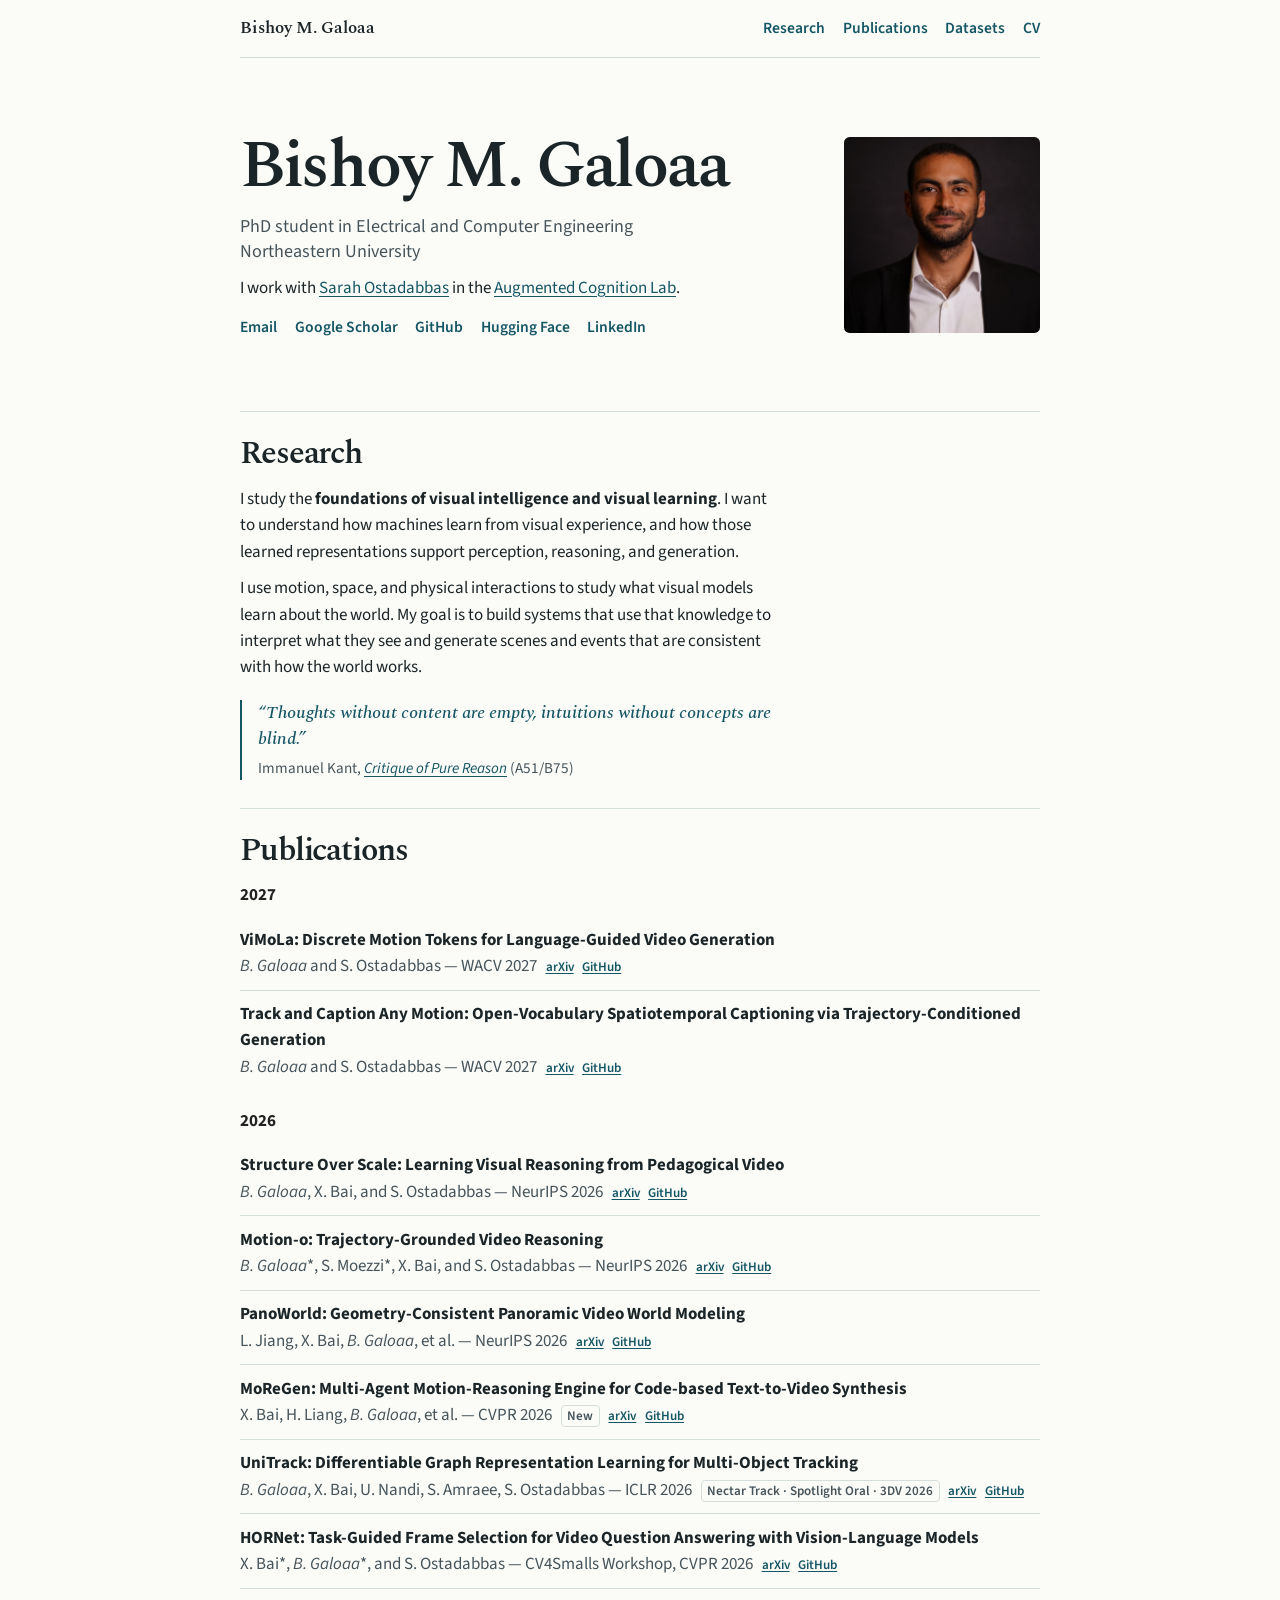
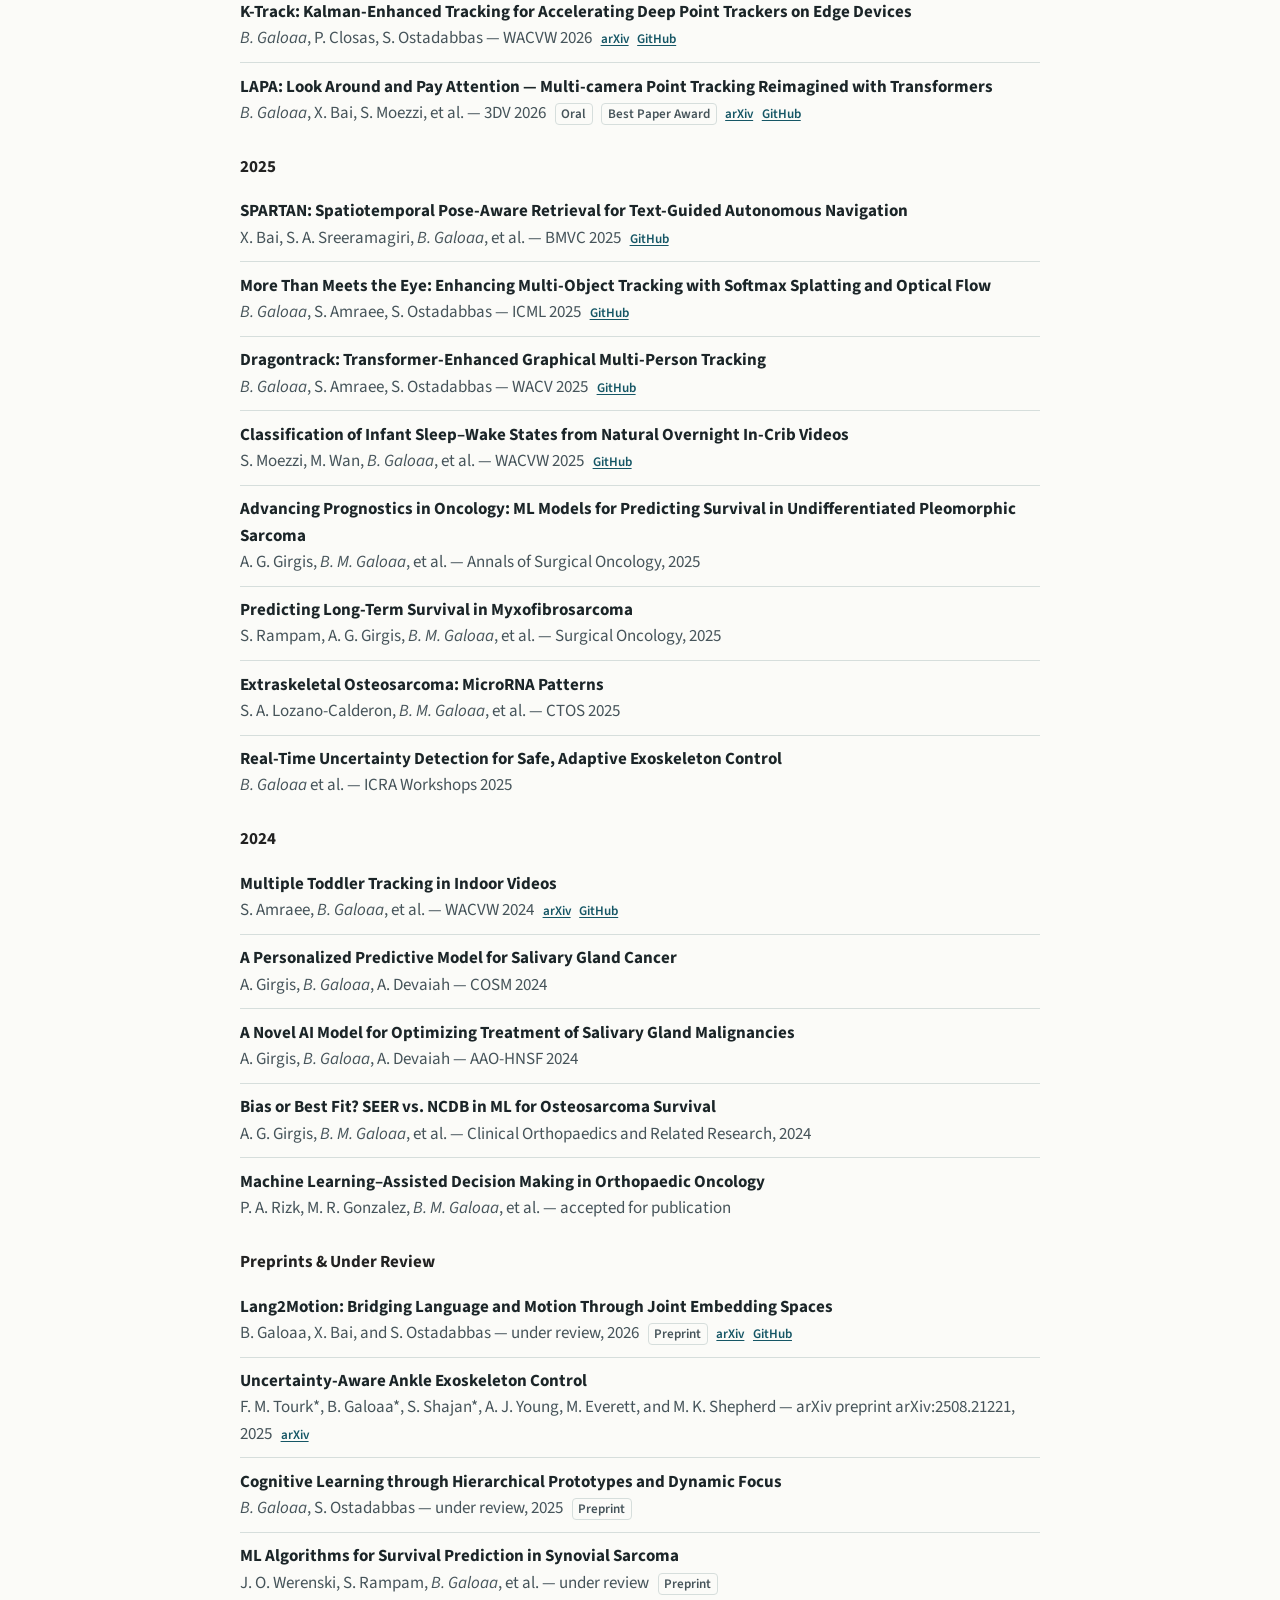
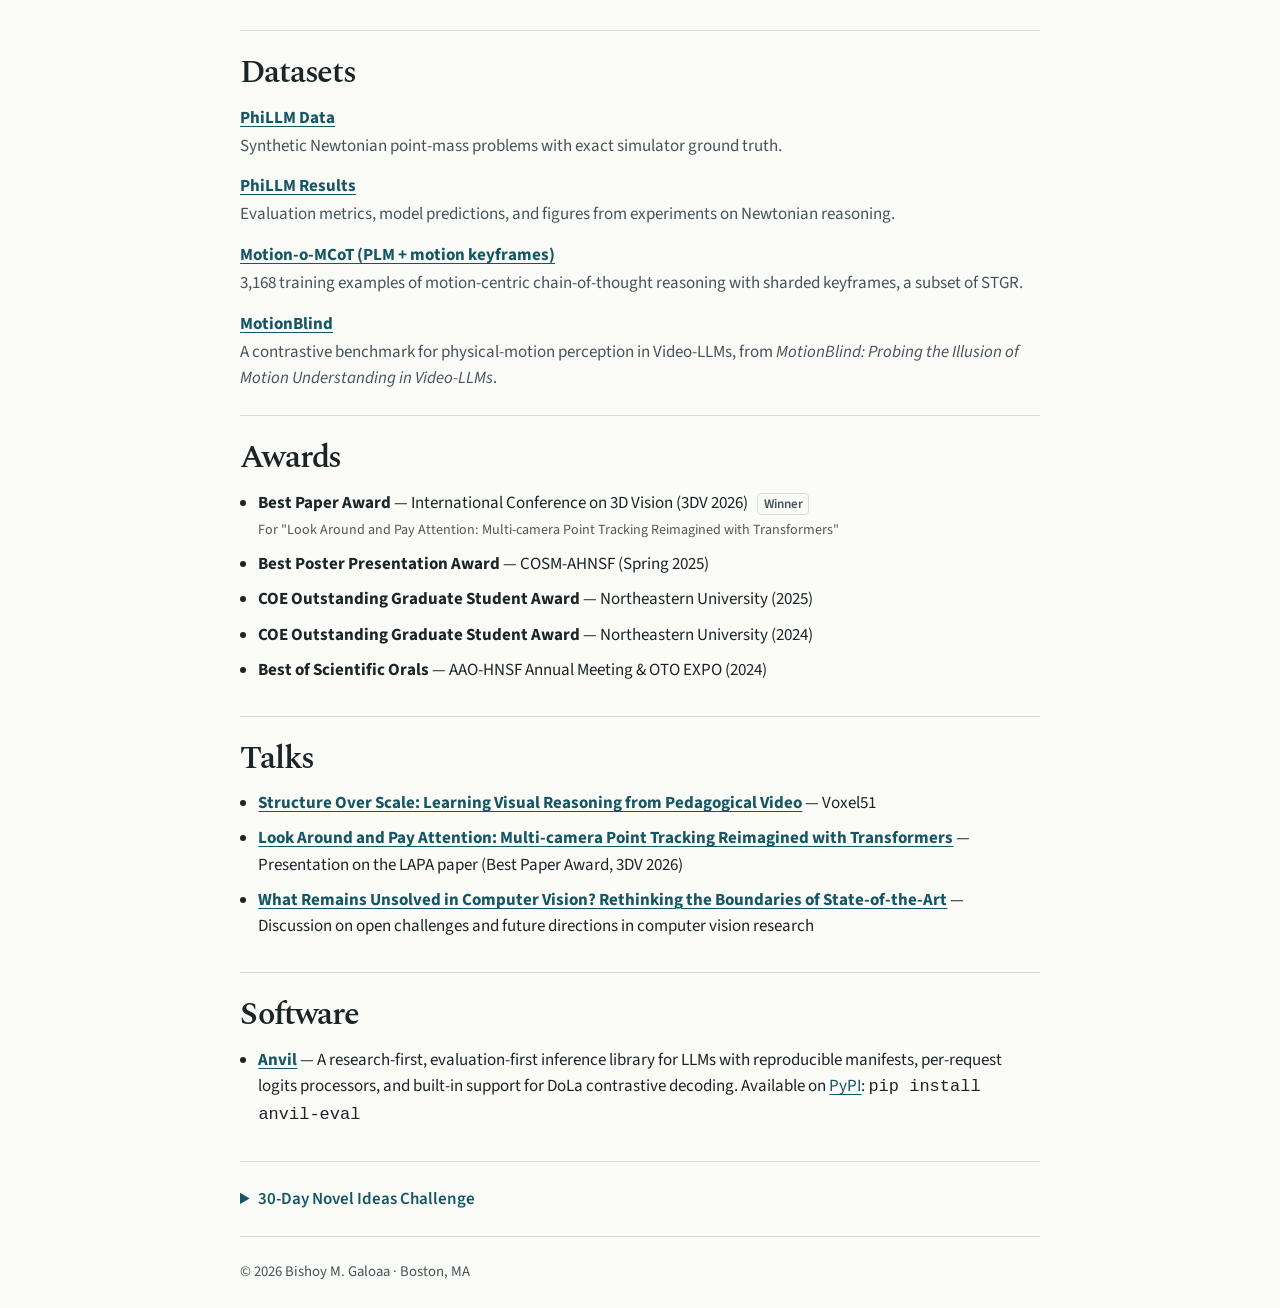
<file: index.html>
<!DOCTYPE html>
<html lang="en">
<head>
<meta charset="UTF-8">
<meta name="viewport" content="width=device-width, initial-scale=1.0">
<meta name="author" content="Bishoy M. Galoaa">
<meta name="description" content="Bishoy M. Galoaa, PhD student at Northeastern University researching the foundations of visual intelligence and visual learning.">
<title>Bishoy M. Galoaa | Visual Intelligence Research</title>
<link rel="preconnect" href="https://fonts.googleapis.com">
<link rel="preconnect" href="https://fonts.gstatic.com" crossorigin>
<link rel="stylesheet" href="https://fonts.googleapis.com/css2?family=Source+Sans+3:wght@400;500;600;700&amp;family=Spectral:ital,wght@0,500;0,600;1,500&amp;display=swap">
<link rel="stylesheet" href="style.css">
<!-- Google tag (gtag.js) --> 
<script async src="https://www.googletagmanager.com/gtag/js?id=G-4E8G468480"></script> 
<script> 
window.dataLayer = window.dataLayer || []; 
function gtag(){dataLayer.push(arguments);} 
gtag('js', new Date()); 
gtag('config', 'G-4E8G468480'); 
</script>
</head>
<body>
    <a class="skip-link" href="#main">Skip to content</a>
    <nav class="site-nav" aria-label="Main navigation">
        <a class="site-name" href="#top">Bishoy M. Galoaa</a>
        <div class="nav-links">
            <a href="#research">Research</a>
            <a href="#publications">Publications</a>
            <a href="#datasets">Datasets</a>
            <a href="resources/CV_Bishoy_Galoaa_2026.pdf">CV</a>
        </div>
    </nav>

<main id="main">
    <header class="hero" id="top">
        <div>
            <h1>Bishoy M. Galoaa</h1>
            <p class="affiliation">PhD student in Electrical and Computer Engineering<br>
                Northeastern University</p>
            <p class="bio">I work with <a href="https://coe.northeastern.edu/people/ostadabbas-sarah/">Sarah Ostadabbas</a> in the <a href="https://ostadabbas.sites.northeastern.edu/">Augmented Cognition Lab</a>.</p>
            <ul class="profile-links" aria-label="Contact and profiles">
                <li><a href="mailto:galoaa.b@northeastern.edu">Email</a></li>
                <li><a href="https://scholar.google.com/citations?user=tuwQ2GgAAAAJ&amp;hl=en">Google Scholar</a></li>
                <li><a href="https://github.com/bishoymoussa">GitHub</a></li>
                <li><a href="https://huggingface.co/bishoygaloaa">Hugging Face</a></li>
                <li><a href="https://www.linkedin.com/in/bishoy-galoaa-153668149/">LinkedIn</a></li>
            </ul>
        </div>
        <img src="resources/1727639612700.jpeg" alt="Portrait of Bishoy Galoaa" class="profile" width="196" height="196">
    </header>

    <section id="research" aria-labelledby="research-heading">
        <h2 id="research-heading">Research</h2>
        <p class="research-statement">I study the <strong>foundations of visual intelligence and visual learning</strong>. I want to understand how machines learn from visual experience, and how those learned representations support perception, reasoning, and generation.</p>
        <p class="research-statement">I use motion, space, and physical interactions to study what visual models learn about the world. My goal is to build systems that use that knowledge to interpret what they see and generate scenes and events that are consistent with how the world works.</p>
        <figure class="quote">
            <blockquote cite="https://cpb-us-w2.wpmucdn.com/u.osu.edu/dist/5/25851/files/2017/09/kant-first-critique-cambridge-1m89prv.pdf">
                <p>“Thoughts without content are empty, intuitions without concepts are blind.”</p>
            </blockquote>
            <figcaption>Immanuel Kant, <cite><a href="https://cpb-us-w2.wpmucdn.com/u.osu.edu/dist/5/25851/files/2017/09/kant-first-critique-cambridge-1m89prv.pdf">Critique of Pure Reason</a></cite> (A51/B75)</figcaption>
        </figure>
    </section>

    <section id="publications" aria-labelledby="publications-heading">
        <h2 id="publications-heading">Publications</h2>
        <div class="section-content">
            <p style="font-weight:bold; color:#222; margin-bottom:0.5rem;">2027</p>
            <ul>
                <li>
                    <strong>ViMoLa: Discrete Motion Tokens for Language-Guided Video Generation</strong><br>
                    <em>B. Galoaa</em> and S. Ostadabbas — WACV 2027
                    <a class="badge badge-link badge-arxiv" href="https://arxiv.org/abs/2610.25595" target="_blank">arXiv</a>
                    <a class="badge badge-link badge-github" href="https://github.com/ostadabbas/ViMoLa" target="_blank">GitHub</a>
                </li>
                <li>
                    <strong>Track and Caption Any Motion: Open-Vocabulary Spatiotemporal Captioning via Trajectory-Conditioned Generation</strong><br>
                    <em>B. Galoaa</em> and S. Ostadabbas — WACV 2027
                    <a class="badge badge-link badge-arxiv" href="https://arxiv.org/abs/2512.10607" target="_blank">arXiv</a>
                    <a class="badge badge-link badge-github" href="https://github.com/ostadabbas/TCAM-Track-and-Caption-Any-Motion" target="_blank">GitHub</a>
                </li>
            </ul>

            <p style="font-weight:bold; color:#222; margin-bottom:0.5rem;">2026</p>
            <ul>
                <li>
                    <strong>Structure Over Scale: Learning Visual Reasoning from Pedagogical Video</strong><br>
                    <em>B. Galoaa</em>, X. Bai, and S. Ostadabbas — NeurIPS 2026
                    <a class="badge badge-link badge-arxiv" href="https://arxiv.org/abs/2601.23251" target="_blank">arXiv</a>
                    <a class="badge badge-link badge-github" href="https://github.com/ostadabbas/SoS-Structure-Over-Scale" target="_blank">GitHub</a>
                </li>
                <li>
                    <strong>Motion-o: Trajectory-Grounded Video Reasoning</strong><br>
                    <em>B. Galoaa</em>*, S. Moezzi*, X. Bai, and S. Ostadabbas — NeurIPS 2026
                    <a class="badge badge-link badge-arxiv" href="https://arxiv.org/abs/2603.18856" target="_blank">arXiv</a>
                    <a class="badge badge-link badge-github" href="https://github.com/ostadabbas/Motion-o" target="_blank">GitHub</a>
                </li>
                <li>
                    <strong>PanoWorld: Geometry-Consistent Panoramic Video World Modeling</strong><br>
                    L. Jiang, X. Bai, <em>B. Galoaa</em>, et al. — NeurIPS 2026
                    <a class="badge badge-link badge-arxiv" href="https://arxiv.org/abs/2605.15391" target="_blank">arXiv</a>
                    <a class="badge badge-link badge-github" href="https://github.com/ostadabbas/PanoWorld" target="_blank">GitHub</a>
                </li>
                <li>
                    <strong>MoReGen: Multi-Agent Motion-Reasoning Engine for Code-based Text-to-Video Synthesis</strong><br>
                    X. Bai, H. Liang, <em>B. Galoaa</em>, et al. — CVPR 2026
                    <span class="badge badge-new">New</span>
                    <a class="badge badge-link badge-arxiv" href="https://arxiv.org/abs/2512.04221" target="_blank">arXiv</a>
                    <a class="badge badge-link badge-github" href="https://github.com/ostadabbas/MoReGen-Multi-Agent-Motion-Reasoning-Engine" target="_blank">GitHub</a>
                </li>
                <li>
                    <strong>UniTrack: Differentiable Graph Representation Learning for Multi-Object Tracking</strong><br>
                    <em>B. Galoaa</em>, X. Bai, U. Nandi, S. Amraee, S. Ostadabbas — ICLR 2026
                    <span class="badge badge-spotlight">Nectar Track · Spotlight Oral · 3DV 2026</span>
                    <a class="badge badge-link badge-arxiv" href="https://arxiv.org/abs/2602.05037" target="_blank">arXiv</a>
                    <a class="badge badge-link badge-github" href="https://github.com/ostadabbas/UniTrack" target="_blank">GitHub</a>
                </li>
                <li>
                    <strong>HORNet: Task-Guided Frame Selection for Video Question Answering with Vision-Language Models</strong><br>
                    X. Bai*, <em>B. Galoaa</em>*, and S. Ostadabbas — CV4Smalls Workshop, CVPR 2026
                    <a class="badge badge-link badge-arxiv" href="https://arxiv.org/abs/2603.18850" target="_blank">arXiv</a>
                    <a class="badge badge-link badge-github" href="https://github.com/ostadabbas/HORNet" target="_blank">GitHub</a>
                </li>
                <li>
                    <strong>K-Track: Kalman-Enhanced Tracking for Accelerating Deep Point Trackers on Edge Devices</strong><br>
                    <em>B. Galoaa</em>, P. Closas, S. Ostadabbas — WACVW 2026
                    <a class="badge badge-link badge-arxiv" href="https://arxiv.org/abs/2512.10628" target="_blank">arXiv</a>
                    <a class="badge badge-link badge-github" href="https://github.com/ostadabbas/K-Track-Kalman-Enhanced-Tracking" target="_blank">GitHub</a>
                </li>
                <li>
                    <strong>LAPA: Look Around and Pay Attention — Multi-camera Point Tracking Reimagined with Transformers</strong><br>
                    <em>B. Galoaa</em>, X. Bai, S. Moezzi, et al. — 3DV 2026
                    <span class="badge badge-oral">Oral</span>
                    <span class="badge badge-new">Best Paper Award</span>
                    <a class="badge badge-link badge-arxiv" href="https://arxiv.org/abs/2512.04213" target="_blank">arXiv</a>
                    <a class="badge badge-link badge-github" href="https://github.com/ostadabbas/Look-Around-and-Pay-Attention-LAPA-" target="_blank">GitHub</a>
                </li>
            </ul>

            <p style="font-weight:bold; color:#222; margin-bottom:0.5rem; margin-top:1rem;">2025</p>
            <ul>
                <li><strong>SPARTAN: Spatiotemporal Pose-Aware Retrieval for Text-Guided Autonomous Navigation</strong><br>
                    X. Bai, S. A. Sreeramagiri, <em>B. Galoaa</em>, et al. — BMVC 2025
                    <a class="badge badge-link badge-github" href="https://github.com/ostadabbas/SPARTAN" target="_blank">GitHub</a>
                </li>
                <li><strong>More Than Meets the Eye: Enhancing Multi-Object Tracking with Softmax Splatting and Optical Flow</strong><br>
                    <em>B. Galoaa</em>, S. Amraee, S. Ostadabbas — ICML 2025
                    <a class="badge badge-link badge-github" href="https://github.com/ostadabbas/MOTE-More-Than-Meets-the-Eye-Tracking" target="_blank">GitHub</a>
                </li>
                <li><strong>Dragontrack: Transformer-Enhanced Graphical Multi-Person Tracking</strong><br>
                    <em>B. Galoaa</em>, S. Amraee, S. Ostadabbas — WACV 2025
                    <a class="badge badge-link badge-github" href="https://github.com/ostadabbas/DragonTrack" target="_blank">GitHub</a>
                </li>
                <li><strong>Classification of Infant Sleep–Wake States from Natural Overnight In-Crib Videos</strong><br>
                    S. Moezzi, M. Wan, <em>B. Galoaa</em>, et al. — WACVW 2025
                    <a class="badge badge-link badge-github" href="https://github.com/ostadabbas/Infant-Sleep-vs-Awake-Detection" target="_blank">GitHub</a>
                </li>
                <li><strong>Advancing Prognostics in Oncology: ML Models for Predicting Survival in Undifferentiated Pleomorphic Sarcoma</strong><br>
                    A. G. Girgis, <em>B. M. Galoaa</em>, et al. — Annals of Surgical Oncology, 2025</li>
                <li><strong>Predicting Long-Term Survival in Myxofibrosarcoma</strong><br>
                    S. Rampam, A. G. Girgis, <em>B. M. Galoaa</em>, et al. — Surgical Oncology, 2025</li>
                <li><strong>Extraskeletal Osteosarcoma: MicroRNA Patterns</strong><br>
                    S. A. Lozano-Calderon, <em>B. M. Galoaa</em>, et al. — CTOS 2025</li>
                <li><strong>Real-Time Uncertainty Detection for Safe, Adaptive Exoskeleton Control</strong><br>
                    <em>B. Galoaa</em> et al. — ICRA Workshops 2025</li>
            </ul>

            <p style="font-weight:bold; color:#222; margin-bottom:0.5rem; margin-top:1rem;">2024</p>
            <ul>
                <li><strong>Multiple Toddler Tracking in Indoor Videos</strong><br>
                    S. Amraee, <em>B. Galoaa</em>, et al. — WACVW 2024
                    <a class="badge badge-link badge-arxiv" href="https://arxiv.org/abs/2311.17656" target="_blank">arXiv</a>
                    <a class="badge badge-link badge-github" href="https://github.com/ostadabbas/Multiple-Toddler-Tracking" target="_blank">GitHub</a>
                </li>
                <li><strong>A Personalized Predictive Model for Salivary Gland Cancer</strong><br>
                    A. Girgis, <em>B. Galoaa</em>, A. Devaiah — COSM 2024</li>
                <li><strong>A Novel AI Model for Optimizing Treatment of Salivary Gland Malignancies</strong><br>
                    A. Girgis, <em>B. Galoaa</em>, A. Devaiah — AAO-HNSF 2024</li>
                <li><strong>Bias or Best Fit? SEER vs. NCDB in ML for Osteosarcoma Survival</strong><br>
                    A. G. Girgis, <em>B. M. Galoaa</em>, et al. — Clinical Orthopaedics and Related Research, 2024</li>
                <li><strong>Machine Learning–Assisted Decision Making in Orthopaedic Oncology</strong><br>
                    P. A. Rizk, M. R. Gonzalez, <em>B. M. Galoaa</em>, et al. — accepted for publication</li>
            </ul>

            <p style="font-weight:bold; color:#222; margin-bottom:0.5rem; margin-top:1rem;">Preprints &amp; Under Review</p>
            <ul>
                <li><strong>Lang2Motion: Bridging Language and Motion Through Joint Embedding Spaces</strong><br>
                    B. Galoaa, X. Bai, and S. Ostadabbas — under review, 2026
                    <span class="badge badge-preprint">Preprint</span>
                    <a class="badge badge-link badge-arxiv" href="https://arxiv.org/abs/2512.10617" target="_blank">arXiv</a>
                    <a class="badge badge-link badge-github" href="https://github.com/ostadabbas/Lang2Motion" target="_blank">GitHub</a>
                </li>
                <li><strong>Uncertainty-Aware Ankle Exoskeleton Control</strong><br>
                    F. M. Tourk*, B. Galoaa*, S. Shajan*, A. J. Young, M. Everett, and M. K. Shepherd — arXiv preprint arXiv:2508.21221, 2025
                    <a class="badge badge-link badge-arxiv" href="https://arxiv.org/abs/2508.21221" target="_blank">arXiv</a>
                </li>
                <li><strong>Cognitive Learning through Hierarchical Prototypes and Dynamic Focus</strong><br>
                    <em>B. Galoaa</em>, S. Ostadabbas — under review, 2025
                    <span class="badge badge-preprint">Preprint</span></li>
                <li><strong>ML Algorithms for Survival Prediction in Synovial Sarcoma</strong><br>
                    J. O. Werenski, S. Rampam, <em>B. Galoaa</em>, et al. — under review
                    <span class="badge badge-preprint">Preprint</span></li>
            </ul>
        </div>
    </section>

    <section id="datasets" aria-labelledby="datasets-heading">
        <h2 id="datasets-heading">Datasets</h2>
        <div class="section-content">
            <ul class="resource-list">
                <li><strong><a href="https://huggingface.co/datasets/bishoygaloaa/phillm-data">PhiLLM Data</a></strong> <span class="dataset-downloads" data-hf-dataset="bishoygaloaa/phillm-data" hidden></span>
                    <p>Synthetic Newtonian point-mass problems with exact simulator ground truth.</p></li>
                <li><strong><a href="https://huggingface.co/datasets/bishoygaloaa/phillm-results">PhiLLM Results</a></strong> <span class="dataset-downloads" data-hf-dataset="bishoygaloaa/phillm-results" hidden></span>
                    <p>Evaluation metrics, model predictions, and figures from experiments on Newtonian reasoning.</p></li>
                <li><strong><a href="https://huggingface.co/datasets/bishoygaloaa/Motion-o-MCoT-PLM-motion-keyframes">Motion-o-MCoT (PLM + motion keyframes)</a></strong> <span class="dataset-downloads" data-hf-dataset="bishoygaloaa/Motion-o-MCoT-PLM-motion-keyframes" hidden></span>
                    <p>3,168 training examples of motion-centric chain-of-thought reasoning with sharded keyframes, a subset of STGR.</p></li>
                <li><strong><a href="https://huggingface.co/datasets/augmentedcognitionlab/MotionBlind">MotionBlind</a></strong> <span class="dataset-downloads" data-hf-dataset="augmentedcognitionlab/MotionBlind" hidden></span>
                    <p>A contrastive benchmark for physical-motion perception in Video-LLMs, from <em>MotionBlind: Probing the Illusion of Motion Understanding in Video-LLMs</em>.</p></li>
            </ul>
        </div>
    </section>

    <section id="awards" aria-labelledby="awards-heading">
        <h2 id="awards-heading">Awards</h2>
        <div class="section-content">
            <ul>
                <li><strong>Best Paper Award</strong> — International Conference on 3D Vision (3DV 2026)
                    <span class="badge badge-new">Winner</span><br>
                    <span style="font-size:0.88rem; color:#555;">For "Look Around and Pay Attention: Multi-camera Point Tracking Reimagined with Transformers"</span></li>
                <li><strong>Best Poster Presentation Award</strong> — COSM-AHNSF (Spring 2025)</li>
                <li><strong>COE Outstanding Graduate Student Award</strong> — Northeastern University (2025)</li>
                <li><strong>COE Outstanding Graduate Student Award</strong> — Northeastern University (2024)</li>
                <li><strong>Best of Scientific Orals</strong> — AAO-HNSF Annual Meeting &amp; OTO EXPO (2024)</li>
            </ul>
        </div>
    </section>

    <section id="talks" aria-labelledby="talks-heading">
        <h2 id="talks-heading">Talks</h2>
        <div class="section-content">
            <ul>
                <li><strong><a href="https://www.youtube.com/watch?v=QkU-mg5LzEM">Structure Over Scale: Learning Visual Reasoning from Pedagogical Video</a></strong> — Voxel51</li>
                <li><strong><a href="https://www.youtube.com/watch?v=_YGwkrERpxs" target="_blank">Look Around and Pay Attention: Multi-camera Point Tracking Reimagined with Transformers</a></strong> — Presentation on the LAPA paper (Best Paper Award, 3DV 2026)</li>
                <li><strong><a href="https://www.youtube.com/watch?v=UDscAJ-t8a0" target="_blank">What Remains Unsolved in Computer Vision? Rethinking the Boundaries of State-of-the-Art</a></strong> — Discussion on open challenges and future directions in computer vision research</li>
            </ul>
        </div>
    </section>

    <section id="projects" aria-labelledby="projects-heading">
        <h2 id="projects-heading">Software</h2>
        <div class="section-content">
            <ul>
                <li><strong><a href="https://github.com/bishoymoussa/anvil" target="_blank">Anvil</a></strong> — A research-first, evaluation-first inference library for LLMs with reproducible manifests, per-request logits processors, and built-in support for DoLa contrastive decoding. Available on <a href="https://pypi.org/project/anvil-eval/" target="_blank">PyPI</a>: <code>pip install anvil-eval</code>
                </li>
            </ul>
        </div>
    </section>

    <details class="archive">
        <summary>30-Day Novel Ideas Challenge</summary>
            <p>I set out to develop one new idea per day for a month and published five ideas.</p>
            <ul>
                <li><a href="https://github.com/bishoymoussa/inattention-notabene" target="_blank">Inattention NotaBene</a> – A novel regularization method that strategically "forgets" less important features through a stacked dropout mechanism, offering an alternative to traditional attention mechanisms.</li>
                <li><a href="https://github.com/bishoymoussa/ROCKET" target="_blank">ROCKET</a> – An innovative path planning system that identifies collision paths first to find optimal trajectories in complex environments using inverse collision sampling.</li>
                <li><a href="https://github.com/bishoymoussa/secretary-template-matching" target="_blank">Secretary Template Matching</a> – An online template matching algorithm inspired by the Secretary Problem, dynamically adjusting thresholds based on observed data patterns for improved real-time decision-making.</li>
                <li><a href="https://github.com/bishoymoussa/2F1B" target="_blank">2F1B</a> – A novel optimization technique introducing controlled oscillation in neural network training by alternating two forward steps with one backward step, enhancing the optimization trajectory.</li>
                <li><a href="https://github.com/bishoymoussa/knock-knock" target="_blank">Knock-Knock</a> – An optimization algorithm inspired by bat echolocation, emitting "echo signals" to navigate complex loss landscapes effectively.</li>
            </ul>
            <p>Originally shared as a public challenge on <a href="https://www.linkedin.com/in/bishoy-galoaa-153668149/" target="_blank">LinkedIn</a>.</p>
    </details>

    <footer>
        &copy; 2026 Bishoy M. Galoaa · Boston, MA
    </footer>
</main>
<script>
document.querySelectorAll('[data-hf-dataset]').forEach(async (element) => {
    try {
        const response = await fetch('https://huggingface.co/api/datasets/' + element.dataset.hfDataset + '?expand[]=downloadsAllTime');
        if (!response.ok) return;
        const data = await response.json();
        if (!Number.isInteger(data.downloadsAllTime) || data.downloadsAllTime < 0) return;
        element.textContent = '· ' + data.downloadsAllTime.toLocaleString('en-US') + ' downloads';
        element.title = 'Total downloads on Hugging Face';
        element.hidden = false;
    } catch {
        // Keep the dataset link usable when download counts are unavailable.
    }
});
</script>
</body>
</html>
</file>
<file: style.css>
:root {
    color-scheme: light;
    --paper: #fbfbf8;
    --ink: #1b2528;
    --muted: #46545a;
    --accent: #155665;
    --rule: #d6dedc;
    --measure: 50rem;
    --serif: Spectral, Georgia, serif;
    --sans: "Source Sans 3", system-ui, sans-serif;
}

* { box-sizing: border-box; }

body {
    margin: 0;
    background: var(--paper);
    color: var(--ink);
    font: 1.0625rem/1.55 var(--sans);
}

a {
    color: var(--accent);
    text-decoration-thickness: .07em;
    text-underline-offset: .18em;
}

a:hover { text-decoration-thickness: .13em; }
:focus-visible { outline: 2px solid var(--accent); outline-offset: 4px; }

.skip-link {
    position: absolute;
    top: .5rem;
    left: 1rem;
    padding: .45rem .75rem;
    background: var(--paper);
    transform: translateY(-200%);
    z-index: 1;
}

.skip-link:focus { transform: none; }

.site-nav, main {
    width: min(calc(100% - 3rem), var(--measure));
    margin-inline: auto;
}

.site-nav {
    display: flex;
    justify-content: space-between;
    align-items: baseline;
    flex-wrap: wrap;
    gap: .35rem 1.5rem;
    padding-block: .95rem;
    border-bottom: 1px solid var(--rule);
}

.site-name {
    color: var(--ink);
    font-family: var(--serif);
    font-weight: 600;
}

.site-nav a, .profile-links a { text-decoration: none; }
.site-nav a:hover, .profile-links a:hover { text-decoration: underline; }

.nav-links, .profile-links {
    display: flex;
    flex-wrap: wrap;
    gap: .2rem 1.1rem;
    font-size: .975rem;
    font-weight: 600;
}

.hero {
    display: grid;
    grid-template-columns: minmax(0, 1fr) clamp(8rem, 23vw, 12.25rem);
    gap: clamp(1.25rem, 5vw, 3rem);
    align-items: center;
    padding-block: clamp(2.5rem, 7vw, 4.5rem);
}

h1, h2 {
    margin: 0;
    font-family: var(--serif);
    font-weight: 600;
    line-height: 1.12;
    letter-spacing: -.035em;
}

h1 { font-size: clamp(2.4rem, 7vw, 4.1rem); }
h2 { font-size: clamp(1.65rem, 4vw, 2rem); margin-bottom: .85rem; }

.affiliation {
    margin: .65rem 0;
    color: var(--muted);
    font-size: 1.13rem;
    line-height: 1.4;
}

.bio { margin: 0 0 .9rem; }
.profile-links { list-style: none; padding: 0; margin: 0; }

.profile {
    display: block;
    width: 100%;
    height: auto;
    aspect-ratio: 1;
    object-fit: cover;
    border-radius: .35rem;
}

main > section, .archive, footer {
    border-top: 1px solid var(--rule);
    padding-block: 1.5rem;
}

.research-statement {
    max-width: 68ch;
    margin: .65rem 0;
}

.quote {
    max-width: 62ch;
    margin: 1.2rem 0 .25rem;
    padding-inline-start: 1rem;
    border-inline-start: 2px solid var(--accent);
    color: var(--accent);
    font: italic 500 1.1rem/1.5 var(--serif);
}

.quote blockquote, .quote p { margin: 0; }

.quote figcaption {
    margin-top: .35rem;
    color: var(--muted);
    font: .95rem/1.4 var(--sans);
}

.section-content ul, .archive ul { padding-inline-start: 1.15rem; }
.section-content li, .archive li { margin-bottom: .55rem; }
.section-content > p:first-child, .section-content > ul:first-child { margin-top: 0; }
.section-content > :last-child { margin-bottom: 0; }

#publications ul, .section-content .resource-list {
    list-style: none;
    padding-inline-start: 0;
    margin-top: 0;
}

#publications li {
    padding-block: .65rem;
    margin: 0;
    border-bottom: 1px solid var(--rule);
    color: var(--muted);
}

#publications li:last-child { border-bottom: 0; }
#publications li > strong { color: var(--ink); }
.resource-list li { margin-bottom: .9rem; }
.resource-list li:last-child { margin-bottom: 0; }
.dataset-downloads { font-size: .9rem; color: var(--muted); white-space: nowrap; }
.resource-list p { margin: .1rem 0 0; color: var(--muted); }

.badge {
    display: inline-block;
    font-size: .82rem;
    font-weight: 600;
    margin-inline-start: .35rem;
}

span.badge {
    padding-inline: .35rem;
    border: 1px solid var(--rule);
    border-radius: .25rem;
    color: var(--muted);
}

a.badge { padding-block: .12rem; }
.archive summary { cursor: pointer; color: var(--accent); font-weight: 600; }
footer { font-size: .92rem; color: var(--muted); }

@media (max-width: 34rem) {
    .site-nav, main { width: calc(100% - 2rem); }

    .hero {
        grid-template-columns: 1fr;
        gap: 1rem;
    }

    .profile { width: 7rem; grid-row: 1; }
}
</file>
